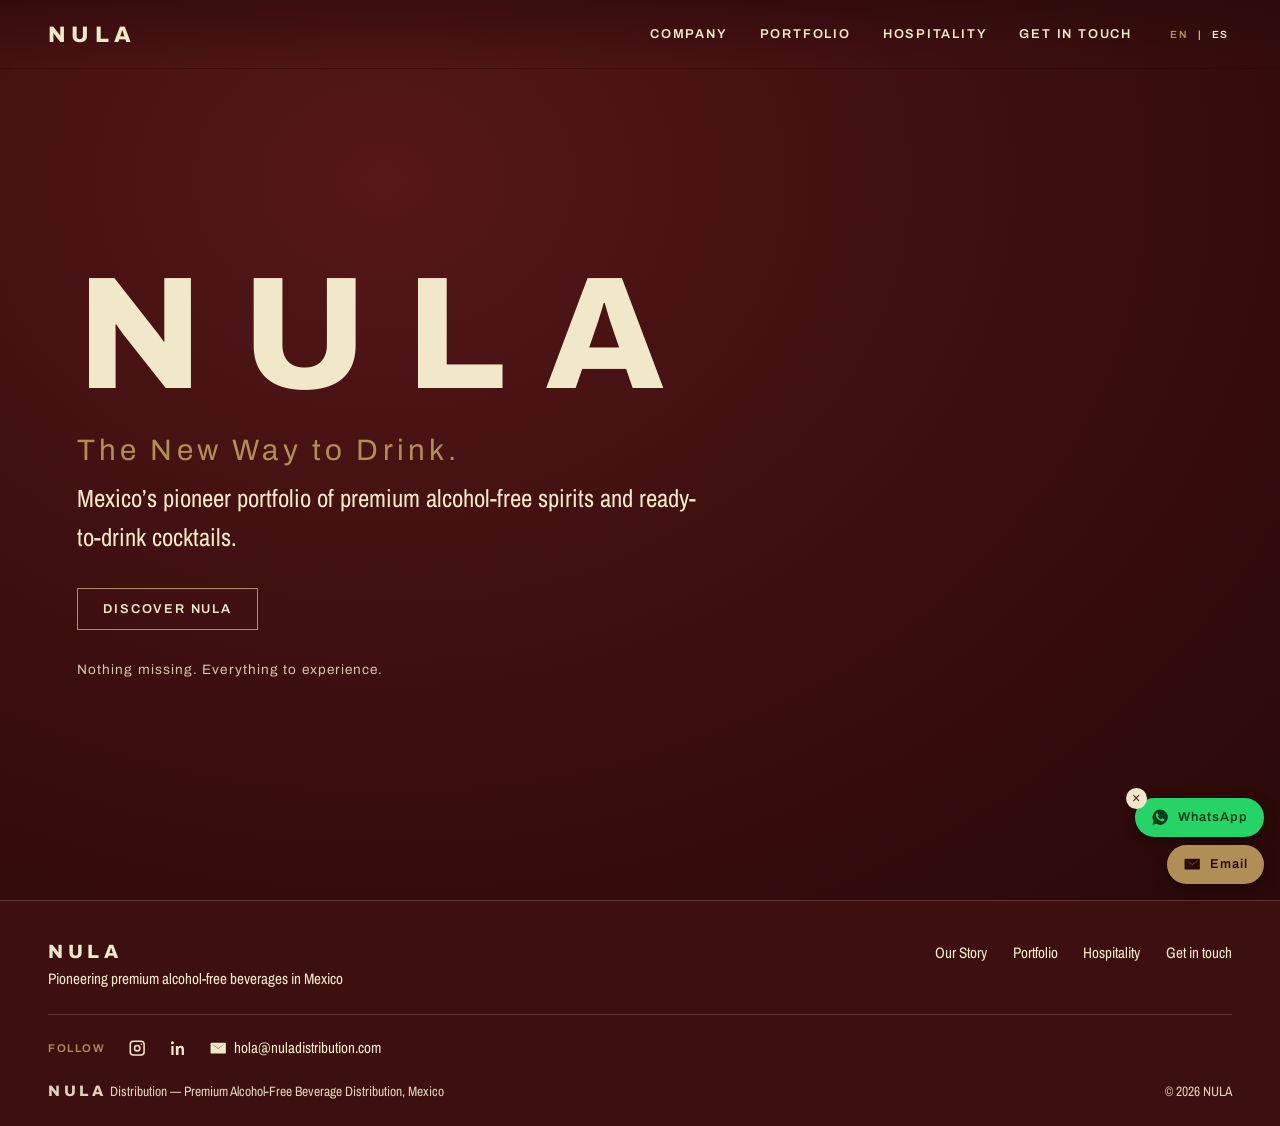
<file: index.html>
<!doctype html>
<html lang="en">
  <head>
    <meta charset="utf-8" />
    <meta
      name="viewport"
      content="width=device-width, initial-scale=1, viewport-fit=cover"
    />
    <link rel="icon" type="image/png" href="media/favicon.png" />
    <link rel="apple-touch-icon" href="media/favicon.png" />
    <title>NULA — The New Way to Drink</title>
    <link rel="preconnect" href="https://fonts.googleapis.com" />
    <link rel="preconnect" href="https://fonts.gstatic.com" crossorigin />
    <link
      href="https://fonts.googleapis.com/css2?family=Archivo:wght@400;600;800&family=Archivo+Narrow:wght@400;600&display=swap"
      rel="stylesheet"
    />
    <link rel="stylesheet" href="style.css" />
  </head>
  <body>
    <svg width="0" height="0" style="position: absolute" aria-hidden="true">
      <symbol id="i-wa" viewBox="0 0 24 24">
        <path
          d="M12 2a10 10 0 0 0-8.6 15.1L2 22l5-1.3A10 10 0 1 0 12 2zm5.2 14.1c-.2.6-1.3 1.2-1.8 1.2-.5.1-1 .2-3.3-.7-2.8-1.1-4.6-4-4.7-4.2-.1-.2-1.1-1.5-1.1-2.8s.7-2 1-2.3c.2-.3.5-.3.7-.3h.5c.2 0 .4 0 .6.5.2.5.8 1.8.8 1.9.1.1.1.3 0 .5-.1.2-.1.3-.3.5l-.4.5c-.1.1-.3.3-.1.6.2.3.7 1.2 1.5 1.9 1 .9 1.9 1.2 2.2 1.3.3.1.4.1.6-.1.2-.2.7-.8.9-1.1.2-.3.4-.2.6-.1l1.9.9c.3.1.5.2.5.3.1.2.1.8-.1 1.4z"
        />
      </symbol>
      <symbol id="i-mail" viewBox="0 0 24 24">
        <path
          d="M3 5h18a1 1 0 0 1 1 1v12a1 1 0 0 1-1 1H3a1 1 0 0 1-1-1V6a1 1 0 0 1 1-1zm9 7.2L4.5 7v.1L12 12.6 19.5 7.1V7L12 12.2z"
        />
      </symbol>
      <symbol id="i-ig" viewBox="0 0 24 24">
        <path
          d="M7 2h10a5 5 0 0 1 5 5v10a5 5 0 0 1-5 5H7a5 5 0 0 1-5-5V7a5 5 0 0 1 5-5zm0 2a3 3 0 0 0-3 3v10a3 3 0 0 0 3 3h10a3 3 0 0 0 3-3V7a3 3 0 0 0-3-3zm5 3.5a4.5 4.5 0 1 1 0 9 4.5 4.5 0 0 1 0-9zm0 2a2.5 2.5 0 1 0 0 5 2.5 2.5 0 0 0 0-5zM17.5 6a1 1 0 1 1 0 2 1 1 0 0 1 0-2z"
        />
      </symbol>
      <symbol id="i-in" viewBox="0 0 24 24">
        <path
          d="M4.5 3a2 2 0 1 1 0 4 2 2 0 0 1 0-4zM3 9h3v12H3zm6 0h3v1.7c.6-1 1.8-2 3.6-2 3.2 0 3.9 2.1 3.9 4.9V21h-3v-6.5c0-1.5 0-3-1.9-3s-2.2 1.4-2.2 2.9V21H9z"
        />
      </symbol>
    </svg>
    <header>
      <a class="logo" href="#">NULA</a>
      <nav id="nav"></nav>
      <div class="lang" aria-label="Language">
        <button id="en">EN</button>|<button id="es">ES</button>
      </div>
      <button class="burger" id="burger" aria-label="Menu">☰</button>
    </header>
    <main id="main"></main>

    <div id="float">
      <div class="row">
        <button class="x" id="hide" aria-label="Hide">×</button>
        <a
          class="fb wa"
          href="https://wa.me/525664733266"
          target="_blank"
          rel="noopener"
          ><svg class="i"><use href="#i-wa" /></svg
          ><span data-k="wa">WhatsApp</span></a
        >
        <a class="fb em" href="mailto:hola@nuladistribution.com"
          ><svg class="i"><use href="#i-mail" /></svg
          ><span data-k="em">Email</span></a
        >
      </div>
      <button class="dot" id="show" aria-label="WhatsApp">
        <svg class="i" style="color: #fff"><use href="#i-wa" /></svg>
      </button>
    </div>

    <footer>
      <div class="f1">
        <div>
          <div class="fl">NULA</div>
          <p data-k="pion">
            Pioneering premium alcohol-free beverages in Mexico
          </p>
        </div>
        <div class="fn" id="fn"></div>
      </div>
      <div class="f2">
        <span class="k" data-k="follow">Follow</span>
        <a
          href="https://www.instagram.com/nuladistribution"
          target="_blank"
          rel="noopener"
          aria-label="Instagram"
          ><svg class="i"><use href="#i-ig" /></svg
        ></a>
        <a
          href="https://www.linkedin.com/company/nula-distribution/"
          target="_blank"
          rel="noopener"
          aria-label="LinkedIn"
          ><svg class="i"><use href="#i-in" /></svg
        ></a>
        <a href="mailto:hola@nuladistribution.com"
          ><svg class="i"><use href="#i-mail" /></svg
          >hola@nuladistribution.com</a
        >
      </div>
      <div class="f3">
        <div>
          <b class="fl" style="font-size: 0.95rem">NULA</b>
          <span data-k="dist"
            >Distribution — Premium Alcohol-Free Beverage Distribution,
            Mexico</span
          >
        </div>
        <div>
          <!-- <a href="#privacy" data-k="privacy">Privacy</a> ·
          <a href="#terms" data-k="terms">Terms</a> 
          ·-->
          © 2026 NULA
        </div>
      </div>
    </footer>

    <script src="script.js" defer></script>
  </body>
</html>
</file>
<file: style.css>
/* NULA — site styles
   Brand: burgundy #511717 · cream #F1E8C9 · gold #B08F57 · Archivo / Archivo Narrow */

:root {
  --cream: #f1e8c9;
  --gold: #b08f57;
  --burgundy: #511717;
  --line: rgba(241, 232, 201, 0.18);
  --display: "Archivo", Arial, sans-serif;
  --body: "Archivo Narrow", "Arial Narrow", Arial, sans-serif;
  box-sizing: border-box;
  padding-top: env(safe-area-inset-top, 0px);
  padding-bottom: env(safe-area-inset-bottom, 0px);
  color-scheme: dark;
}
html {
  scroll-padding-top: env(safe-area-inset-top, 0px);
}
*,
*::before,
*::after {
  box-sizing: inherit;
}
body {
  margin: 0;
  min-height: 100vh;
  background: var(--burgundy);
  color: var(--cream);
  font-family: var(--body);
  font-size: 1.15rem;
  line-height: 1.55;
  display: flex;
  flex-direction: column;
}
a {
  color: var(--gold);
  text-decoration: none;
}

/* ===== Header and navigation ===== */
header {
  display: flex;
  align-items: center;
  justify-content: space-between;
  gap: 1rem;
  padding: 1.1rem clamp(1.2rem, 4vw, 3rem);
  border-bottom: 1px solid var(--line);
  position: relative;
  z-index: 10;
}
body.home header {
  position: absolute;
  left: 0;
  right: 0;
  top: env(safe-area-inset-top, 0px);
  border-color: transparent;
  background: linear-gradient(rgba(40, 8, 8, 0.55), transparent);
}
.logo {
  font: 800 1.4rem var(--display);
  letter-spacing: 0.245em;
  color: var(--cream);
}
nav {
  display: flex;
  align-items: center;
  gap: 2rem;
  margin-left: auto;
}
.item {
  position: relative;
}
.t {
  font: 600 0.8rem var(--display);
  letter-spacing: 0.14em;
  text-transform: uppercase;
  color: var(--cream);
  background: none;
  border: 0;
  padding: 0.6rem 0;
  cursor: pointer;
  position: relative;
  display: inline-block;
  transition: text-shadow 0.25s;
}
.t::after,
.sub a::after {
  content: "";
  position: absolute;
  left: 0;
  bottom: 0.2rem;
  height: 1px;
  width: 100%;
  background: var(--gold);
  transform: scaleX(0);
  transform-origin: left;
  transition: transform 0.3s;
}
.t:hover,
.sub a:hover {
  text-shadow: 0 0 12px rgba(241, 232, 201, 0.7);
}
.t:hover::after,
.sub a:hover::after,
.t.on::after,
.sub a.on::after {
  transform: scaleX(1);
}
.sub {
  display: none;
  position: absolute;
  top: 100%;
  left: -1.5rem;
  width: max-content;
  min-width: 16rem;
  max-width: 90vw;
  white-space: nowrap;
  background: rgba(42, 10, 10, 0.96);
  border: 1px solid var(--line);
  border-top: 2px solid var(--gold);
  box-shadow: 0 18px 40px rgba(0, 0, 0, 0.45);
  padding: 0.8rem 1.5rem 1rem;
  z-index: 5;
}
.item:hover .sub,
.item:focus-within .sub {
  display: block;
  animation: subIn 0.2s ease-out;
}
@keyframes subIn {
  from {
    opacity: 0;
    transform: translateY(-4px);
  }
}
.sub a {
  display: block;
  width: max-content;
  position: relative;
  padding: 0.4rem 0;
  color: var(--cream);
  font-size: 1rem;
  transition: text-shadow 0.25s;
}
.sub a::after {
  bottom: 0.15rem;
}
.lang {
  font: 600 0.65rem var(--display);
  letter-spacing: 0.14em;
  color: var(--cream);
  display: flex;
  gap: 0.4rem;
  align-items: center;
  margin-left: 1.2rem;
}
.lang button {
  background: none;
  border: 0;
  color: inherit;
  font: inherit;
  letter-spacing: inherit;
  cursor: pointer;
  padding: 0.2rem;
}
.lang button.on {
  color: var(--gold);
}
.burger {
  display: none;
  background: none;
  border: 0;
  color: var(--cream);
  font-size: 1.6rem;
  cursor: pointer;
}

/* ===== Page wrapper and simple pages ===== */
main {
  flex: 1;
  display: flex;
  flex-direction: column;
}
.pg {
  padding: clamp(2rem, 6vw, 5rem) clamp(1.2rem, 4vw, 3rem);
  max-width: 68rem;
  width: 100%;
  margin: 0 auto;
}
.pg h1 {
  font: 600 clamp(2rem, 5vw, 3.6rem)/1.05 var(--display);
  margin: 0 0 1.2rem;
}
.pg p {
  max-width: 40rem;
}
.eyebrow {
  font: 600 0.8rem var(--display);
  letter-spacing: 0.141em;
  text-transform: uppercase;
  color: var(--gold);
  margin-bottom: 1rem;
}
.btn {
  display: inline-block;
  border: 1px solid var(--gold);
  padding: 0.8rem 1.6rem;
  font: 600 0.8rem var(--display);
  letter-spacing: 0.14em;
  text-transform: uppercase;
  color: var(--cream);
  transition: 0.25s;
}
.btn:hover {
  background: var(--gold);
  color: var(--burgundy);
}
/* hero */

/* ===== Home hero ===== */
.hero {
  position: relative;
  min-height: 100vh;
  min-height: 100svh;
  display: flex;
  align-items: center;
  overflow: hidden;
  background: radial-gradient(
    ellipse at 30% 20%,
    #7a2424 0%,
    #511717 45%,
    #2a0a0a 100%
  );
}
.hero video {
  position: absolute;
  inset: 0;
  width: 100%;
  height: 100%;
  object-fit: cover;
}
.hero::before {
  content: "";
  position: absolute;
  inset: 0;
  background: rgba(40, 8, 8, 0.45);
  z-index: 1;
}
.hero .in {
  position: relative;
  z-index: 2;
  padding: 6rem clamp(1.2rem, 6vw, 5rem) 4rem;
  max-width: 56rem;
}
.word {
  font: 800 clamp(4rem, 16vw, 10rem)/1 var(--display);
  letter-spacing: 0.245em;
  margin: 0;
  color: var(--cream);
}
.tag {
  font: 400 clamp(1.2rem, 2.9vw, 1.85rem) var(--display);
  letter-spacing: 0.141em;
  color: var(--gold);
  margin: 1.2rem 0 0.8rem;
}
.desc {
  max-width: 40rem;
  margin: 0 0 2rem;
  font-size: clamp(1.25rem, 2.2vw, 1.55rem);
}
.note {
  font: 400 0.85rem var(--display);
  letter-spacing: 0.08em;
  margin: 2rem 0 0;
  opacity: 0.85;
}
/* float */

/* ===== Floating contact ===== */
#float {
  position: fixed;
  right: max(1rem, env(safe-area-inset-right, 0px));
  bottom: calc(1rem + env(safe-area-inset-bottom, 0px));
  z-index: 20;
  display: flex;
  flex-direction: column;
  align-items: flex-end;
  gap: 0.5rem;
}
#float .row {
  display: flex;
  flex-direction: column;
  gap: 0.5rem;
  align-items: flex-end;
  position: relative;
}
#float .fb {
  display: flex;
  align-items: center;
  gap: 0.5rem;
  padding: 0.65rem 1rem;
  border-radius: 2rem;
  font: 600 0.8rem var(--display);
  letter-spacing: 0.08em;
  box-shadow: 0 4px 14px rgba(0, 0, 0, 0.35);
}
.wa {
  background: #25d366;
  color: #073b1a;
}
.em {
  background: var(--gold);
  color: #2a0a0a;
}
.x {
  position: absolute;
  top: -0.6rem;
  left: -0.6rem;
  width: 1.3rem;
  height: 1.3rem;
  border-radius: 50%;
  border: 0;
  background: var(--cream);
  color: var(--burgundy);
  font-size: 0.9rem;
  line-height: 1;
  cursor: pointer;
  padding: 0;
}
.dot {
  display: none;
  width: 3rem;
  height: 3rem;
  border-radius: 50%;
  border: 0;
  background: #25d366;
  cursor: pointer;
  box-shadow: 0 4px 14px rgba(0, 0, 0, 0.35);
  align-items: center;
  justify-content: center;
  padding: 0;
}
#float.min .row {
  display: none;
}
#float.min .dot {
  display: flex;
}
svg.i {
  width: 1.15rem;
  height: 1.15rem;
  fill: currentColor;
  flex: none;
}
/* footer */

/* ===== Footer ===== */
footer {
  border-top: 1px solid var(--line);
  padding: 2.5rem clamp(1.2rem, 4vw, 3rem) 1.5rem;
  font-size: 0.95rem;
  background: #3d1010;
}
.f1 {
  display: flex;
  flex-wrap: wrap;
  justify-content: space-between;
  gap: 1.5rem 3rem;
  padding-bottom: 1.5rem;
  border-bottom: 1px solid var(--line);
}
.fl {
  font: 800 1.2rem var(--display);
  letter-spacing: 0.245em;
  color: var(--cream);
}
.f1 p {
  margin: 0.3rem 0 0;
}
.fn {
  display: flex;
  flex-wrap: wrap;
  gap: 0.5rem 1.6rem;
  align-items: flex-start;
}
.fn a,
.f2 a,
.f3 a {
  color: var(--cream);
}
.fn a:hover,
.f2 a:hover,
.f3 a:hover {
  color: var(--gold);
}
.f2 {
  display: flex;
  flex-wrap: wrap;
  align-items: center;
  gap: 1rem 1.4rem;
  padding: 1.3rem 0;
}
.k {
  font: 600 0.7rem var(--display);
  letter-spacing: 0.14em;
  text-transform: uppercase;
  color: var(--gold);
}
.f2 a {
  display: inline-flex;
  align-items: center;
  gap: 0.4rem;
}
.f3 {
  display: flex;
  flex-wrap: wrap;
  justify-content: space-between;
  gap: 0.8rem 3rem;
  font-size: 0.85rem;
  opacity: 0.9;
}

/* ===== Content pages — shared blocks (sections, hero band, placeholders, big headings) ===== */
.g {
  color: var(--gold);
}
.cen {
  text-align: center;
}
.sec {
  padding: clamp(3rem, 8vw, 6rem) clamp(1.2rem, 4vw, 3rem);
  max-width: 68rem;
  margin: 0 auto;
}
.big {
  font: 600 clamp(2rem, 5vw, 3.8rem)/1.08 var(--display);
  margin: 0 0 1.2rem;
}
.sec p {
  max-width: 40rem;
}
.cen p {
  margin-left: auto;
  margin-right: auto;
}
.two {
  display: grid;
  grid-template-columns: 1fr 1fr;
  gap: 3rem;
  align-items: center;
}
.side-pic {
  width: 100%;
  aspect-ratio: 1;
  object-fit: cover;
  display: block;
  border: 1px solid var(--line);
}
.ph {
  background: linear-gradient(135deg, #6a2020, #3a0d0d);
  border: 1px solid var(--line);
  display: flex;
  align-items: center;
  justify-content: center;
  color: var(--gold);
  font: 600 0.7rem var(--display);
  letter-spacing: 0.14em;
  text-transform: uppercase;
  min-height: 16rem;
  width: 100%;
  height: 100%;
}
img.bio {
  display: block;
  width: 100%;
  max-width: 22rem;
  aspect-ratio: 3 / 4;
  margin: 2rem auto 0.6rem;
  object-fit: cover;
  border: 1px solid var(--line);
}

/* ===== Why NULA — pillar tiles ===== */
.tiles {
  display: grid;
  grid-template-columns: repeat(4, 1fr);
  gap: 0.6rem;
  margin: 2.5rem 0;
}
.tile {
  position: relative;
  aspect-ratio: 4 / 3;
  overflow: hidden;
  display: block;
  width: 100%;
  padding: 0;
  border: 0;
  background: none;
  cursor: pointer;
  font: inherit;
}
.tile.on {
  outline: 2px solid var(--gold);
  outline-offset: 2px;
}
.tile:focus-visible {
  outline: 2px solid var(--gold);
  outline-offset: 2px;
}
.tile .ph {
  min-height: 0;
  transition: transform 0.6s;
}
.tile::after {
  content: "";
  position: absolute;
  inset: 0;
  background: rgba(40, 8, 8, 0.7);
  opacity: 0;
  transition: opacity 0.4s;
}
.tile b {
  position: absolute;
  inset: 0;
  z-index: 2;
  display: flex;
  align-items: center;
  justify-content: center;
  text-align: center;
  font: 800 1rem var(--display);
  letter-spacing: 0.14em;
  text-transform: uppercase;
  color: var(--gold);
  opacity: 0;
  transition: opacity 0.4s;
}
.tile img {
  width: 100%;
  height: 100%;
  object-fit: cover;
  display: block;
  transition: transform 0.6s;
}
.tile:hover .ph,
.tile:hover img {
  transform: scale(1.1);
}
.tile:hover::after,
.tile:hover b,
.tile:focus-visible::after,
.tile:focus-visible b,
.tile.on::after,
.tile.on b {
  opacity: 1;
}
/* Pillar detail view */
.pdet {
  position: relative;
  display: grid;
  grid-template-columns: minmax(0, 2fr) minmax(0, 3fr);
  gap: clamp(1.2rem, 4vw, 2.5rem);
  align-items: center;
  text-align: left;
  margin: -1.2rem 0 2.5rem;
  padding: clamp(1rem, 3vw, 1.6rem);
  border: 1px solid var(--line);
  border-top: 2px solid var(--gold);
  background: rgba(42, 10, 10, 0.6);
  animation: subIn 0.3s ease-out;
}
.pdet[hidden] {
  display: none;
}
.pdet img {
  width: 100%;
  aspect-ratio: 4 / 3;
  object-fit: cover;
  display: block;
}
.pdet h3 {
  font: 800 clamp(1.4rem, 3vw, 2rem) var(--display);
  letter-spacing: 0.14em;
  text-transform: uppercase;
  color: var(--gold);
  margin: 0.4rem 0 0.8rem;
}
.pdet p {
  font-size: clamp(1.05rem, 1.8vw, 1.3rem);
  margin: 0;
}
.pdx {
  position: absolute;
  top: 0.4rem;
  right: 0.6rem;
  background: none;
  border: 0;
  color: var(--cream);
  font-size: 1.6rem;
  line-height: 1;
  cursor: pointer;
  padding: 0.3rem;
}
.nw {
  font: 600 clamp(1.1rem, 2.2vw, 1.45rem)/1.5 var(--display);
}
@media (max-width: 700px) {
  .pdet {
    grid-template-columns: 1fr;
  }
}

/* ===== Full-width color bands (shared across all content pages) ===== */
.bd {
  width: 100%;
}
.bd-hero {
  min-height: min(60vh, 34rem);
  display: flex;
  align-items: center;
  background: radial-gradient(ellipse at 70% 25%, #6e2a22 0%, transparent 55%),
    linear-gradient(180deg, #5a1a1a 0%, #4a1414 55%, #2a0d0d 100%);
}
.bd-hero > .sec,
.bd-hero > .pg {
  width: 100%;
}
.bd-hero h1.big {
  max-width: 20ch;
}
.bd-hero .cen h1.big,
.bd-hero .sec.cen h1.big {
  margin-left: auto;
  margin-right: auto;
}
.bd-red {
  background: #541818;
  border-top: 1px solid rgba(0, 0, 0, 0.2);
}
.bd-dark {
  background: #2b0f0f;
}
.bd-deep {
  background: #3f1212;
}
.bd-warm {
  background: radial-gradient(ellipse at 0% 0%, #823a2c 0%, transparent 60%),
    linear-gradient(180deg, #5a2219, #3a1210);
}
.bd-warm .sec:not(.cen) > * {
  max-width: 34rem;
}
.bd .btn + .btn {
  margin-left: 0.6rem;
}
.two p {
  font-size: 1rem;
}
.mid {
  font: 600 clamp(1.5rem, 3vw, 2.3rem)/1.25 var(--display);
  margin: 0 0 1.4rem;
}
.two .mid {
  margin-top: 1.6rem;
}
.wb p {
  font-size: inherit;
}
.wb .mid {
  margin-top: 0.6rem;
}
.wb-pic {
  width: 100%;
  height: auto;
  display: block;
  border: 1px solid var(--line);
}
.quote {
  font: 500 clamp(1.6rem, 3.6vw, 2.8rem)/1.35 var(--display);
  margin: 1.2rem 0 1rem;
}
.accent {
  font: 500 1.35rem/1.3 var(--display);
  color: var(--gold);
}
.tlink {
  display: inline-block;
  margin-left: 0.4rem;
  font: 600 0.75rem var(--display);
  letter-spacing: 0.14em;
  text-transform: uppercase;
  color: var(--gold);
  border-bottom: 1px solid var(--gold);
  padding-bottom: 0.15rem;
  transition: color 0.25s;
}
.tlink:hover {
  color: var(--cream);
}
.bk2 {
  margin: 2.5rem 0 0;
}
.bk2 .back {
  margin: 0;
}

/* ===== Our Story — gallery ===== */
.gal {
  display: grid;
  grid-template-columns: repeat(3, 1fr);
  gap: 0.8rem;
  margin-top: 2.5rem;
  width: min(72rem, calc(100vw - 2.4rem));
  position: relative;
  left: 50%;
  transform: translateX(-50%);
}
.gal .ph {
  aspect-ratio: 3/4;
  min-height: 0;
}
.gal img {
  aspect-ratio: 3/2;
  width: 100%;
  object-fit: cover;
  display: block;
  border: 1px solid var(--line);
}

.story p {
  margin: 0 0 1.4rem;
  max-width: 38rem;
  margin-left: auto;
  margin-right: auto;
}

/* ===== Manifesto — scroll fade-in and draining glass ===== */
.fi {
  opacity: 0;
  transform: translateY(24px);
  transition:
    opacity 0.9s ease-out,
    transform 0.9s ease-out;
}
.fi.in {
  opacity: 1;
  transform: none;
}
.fi.peak {
  transition-duration: 1.3s;
}
.creed {
  display: grid;
  grid-template-columns: minmax(5rem, 16rem) minmax(0, 40rem);
  gap: clamp(1.5rem, 7vw, 6rem);
  padding: 2rem 0 30vh;
}
.creed p {
  font: 600 clamp(1.15rem, 2.2vw, 1.75rem)/1.6 var(--display);
  margin: 0 0 2.2rem;
}
.creed .peak {
  font-size: clamp(2rem, 5vw, 3.4rem);
  line-height: 1.15;
  margin: 3rem 0;
}
.gl {
  order: -1;
  position: sticky;
  top: 18vh;
  align-self: start;
  text-align: center;
}
.gl svg {
  width: 100%;
  max-width: 6.5rem;
  display: block;
  margin: 0 auto;
}
.gl small {
  display: block;
  font: 600 0.75rem var(--display);
  letter-spacing: 0.24em;
  text-transform: uppercase;
  color: var(--gold);
  margin-top: 1.6rem;
}
@media (max-width: 700px) {
  .creed {
    grid-template-columns: 4rem 1fr;
  }
  .gl svg {
    max-width: 3.2rem;
  }
  .gl small {
    font-size: 0.55rem;
    letter-spacing: 0.12em;
  }
}

/* ===== Mundo Sobrio — stats and cards ===== */
.stats {
  display: grid;
  grid-template-columns: repeat(auto-fit, minmax(15rem, 1fr));
  gap: 2rem;
  margin: 2.5rem 0;
}
.stats b {
  display: block;
  font: 800 clamp(3rem, 7vw, 4.5rem)/1 var(--display);
  color: var(--gold);
}
.cds {
  display: grid;
  grid-template-columns: repeat(3, minmax(0, 1fr));
  gap: 1rem;
  margin-top: 1.5rem;
}
.cd {
  position: relative;
  display: block;
  aspect-ratio: 4/5;
  overflow: hidden;
  color: var(--cream);
  border: 1px solid var(--line);
}
.cd .ph {
  position: absolute;
  inset: 0;
  min-height: 0;
}
.cd > img {
  position: absolute;
  inset: 0;
  width: 100%;
  height: 100%;
  object-fit: cover;
  transition: transform 0.6s;
}
.cd:hover > img {
  transform: scale(1.06);
}
.cd .pn {
  position: absolute;
  left: 0;
  right: 0;
  bottom: 0;
  padding: 1.2rem;
  background: linear-gradient(transparent, rgba(30, 6, 6, 0.95) 40%);
}
.cd .pn em {
  font: 600 0.7rem var(--display);
  letter-spacing: 0.14em;
  text-transform: uppercase;
  color: var(--gold);
  font-style: normal;
}
.cd .pn h3 {
  font: 800 1.3rem/1.15 var(--display);
  margin: 0.3rem 0 0;
}
.cd .mo {
  max-height: 0;
  overflow: hidden;
  transition: max-height 0.45s;
  font-size: 1rem;
}
.cd:hover .mo,
.cd:focus-visible .mo {
  max-height: 16rem;
}
.cd .mo p {
  margin: 0.7rem 0 0.4rem;
}
.cd .mo span {
  color: var(--gold);
}
/* Market stat: sits in the card grid beside the last card, spanning the rest of the row */
.mk {
  grid-column: span 2;
  display: flex;
  flex-direction: column;
  justify-content: center;
  padding: clamp(1.5rem, 4vw, 3rem);
  border: 1px solid var(--line);
  background: rgba(241, 232, 201, 0.04);
  color: var(--cream);
  transition:
    border-color 0.3s,
    background 0.3s;
}
.mk:hover,
.mk:focus-visible {
  border-color: var(--gold);
  background: rgba(241, 232, 201, 0.08);
}
.mk p {
  margin: 1rem 0 0;
  max-width: 32rem;
}
.mk span {
  color: var(--gold);
  margin-top: 1rem;
}
.oneline {
  font-size: clamp(1.1rem, 2.1vw, 1.4rem);
}
@media (min-width: 800px) {
  .sec .oneline {
    max-width: none;
    white-space: nowrap;
  }
}
@media (max-width: 900px) {
  .cds {
    grid-template-columns: repeat(2, minmax(0, 1fr));
  }
}
@media (max-width: 560px) {
  .cds {
    grid-template-columns: 1fr;
  }
  .mk {
    grid-column: auto;
  }
}
.mk b {
  display: block;
  font: 800 clamp(2.4rem, 7vw, 4.5rem)/1 var(--display);
  color: var(--gold);
}
.src {
  font-size: 0.85rem;
  opacity: 0.8;
  text-align: center;
  padding: 2rem 1rem;
}

/* ===== Brands — filter chips and product grid ===== */
.strip {
  font: 600 0.8rem/1.8 var(--display);
  letter-spacing: 0.14em;
  text-transform: uppercase;
  color: var(--gold);
  max-width: none !important;
  margin: 1rem 0 1.5rem;
}
.chips {
  display: flex;
  flex-wrap: wrap;
  gap: 0.6rem;
  margin-top: 3rem;
}
.chip {
  font: 600 0.75rem var(--display);
  letter-spacing: 0.12em;
  text-transform: uppercase;
  border: 1px solid var(--line);
  color: var(--cream);
  background: none;
  border-radius: 2rem;
  padding: 0.55rem 1.1rem;
  cursor: pointer;
  transition: 0.25s;
}
.chip:hover {
  border-color: var(--gold);
}
.chip.on {
  background: var(--gold);
  color: #2a0a0a;
  border-color: var(--gold);
}
.cnt {
  font: 600 0.8rem var(--display);
  letter-spacing: 0.12em;
  text-transform: uppercase;
  opacity: 0.85;
  margin: 1.2rem 0 0;
}
.pgrid {
  display: grid;
  grid-template-columns: repeat(4, 1fr);
  gap: 1rem;
  margin-top: 1.2rem;
  padding-top: 0.5rem;
}
.pc {
  position: relative;
  aspect-ratio: 3/4;
  overflow: hidden;
  border: 1px solid var(--c);
  background: linear-gradient(
    160deg,
    color-mix(in srgb, var(--c) 35%, #511717),
    #2a0a0a
  );
  transition:
    transform 0.3s,
    box-shadow 0.3s;
  outline: 0;
}
.pc:hover,
.pc:focus {
  transform: translateY(-6px) scale(1.04);
  z-index: 3;
  box-shadow: 0 14px 30px rgba(0, 0, 0, 0.5);
}
.pc.dash {
  border-style: dashed;
  background: rgba(241, 232, 201, 0.04);
}
.pi {
  position: absolute;
  inset: 0 0 26% 0;
}
.pi img {
  width: 100%;
  height: 100%;
  object-fit: contain;
  padding: 0.8rem;
}
.pi .ph {
  min-height: 0;
  background: none;
  border: 0;
}
.ct {
  position: absolute;
  top: 0.7rem;
  right: 0.7rem;
  z-index: 2;
  background: var(--c);
  color: #1c0505;
  font: 800 0.6rem var(--display);
  letter-spacing: 0.12em;
  text-transform: uppercase;
  padding: 0.25rem 0.5rem;
}
.pt {
  position: absolute;
  left: 0;
  right: 0;
  bottom: 0;
  padding: 1rem;
  background: linear-gradient(transparent, rgba(30, 6, 6, 0.9) 40%);
}
.pt small,
.pd small {
  display: block;
  font: 600 0.65rem var(--display);
  letter-spacing: 0.14em;
  text-transform: uppercase;
  color: var(--c);
}
.pt b,
.pd b {
  display: block;
  font: 800 1.1rem/1.15 var(--display);
}
.pd {
  position: absolute;
  left: 0;
  right: 0;
  bottom: 0;
  padding: 1rem;
  background: #2a0a0a;
  border-top: 2px solid var(--c);
  transform: translateY(101%);
  transition: transform 0.35s;
  font-size: 1rem;
  line-height: 1.4;
}
.pc:hover .pd,
.pc:focus .pd {
  transform: none;
}
.pd p {
  margin: 0.5rem 0;
}
.pd em {
  font: 600 0.65rem var(--display);
  letter-spacing: 0.1em;
  text-transform: uppercase;
  color: var(--c);
  font-style: normal;
}
.band .btn {
  display: inline-flex;
  align-items: center;
  gap: 0.5rem;
  margin-right: 0.6rem;
}
.btn.solid {
  background: var(--gold);
  color: #2a0a0a;
}
.btn.solid:hover {
  background: var(--cream);
}

/* ===== Hospitality — hub and segment pages ===== */
.cols3 {
  display: grid;
  grid-template-columns: repeat(auto-fit, minmax(15rem, 1fr));
  gap: 2rem;
  margin-top: 2rem;
}
.col {
  border-top: 2px solid var(--gold);
  padding-top: 1rem;
}
.col b {
  display: block;
  font: 800 1.1rem var(--display);
  margin-bottom: 0.4rem;
}
.col p {
  margin: 0;
}
.nm {
  font: 800 0.8rem var(--display);
  letter-spacing: 0.14em;
  color: var(--gold);
  display: block;
  margin-bottom: 0.6rem;
}
.hcs {
  display: grid;
  grid-template-columns: repeat(auto-fit, minmax(16rem, 1fr));
  gap: 1rem;
  margin-top: 2rem;
}
.hc {
  display: block;
  border: 1px solid var(--line);
  padding: 1.5rem;
  color: var(--cream);
  min-height: 13rem;
  transition: 0.25s;
}
.hc:hover {
  border-color: var(--gold);
  background: rgba(241, 232, 201, 0.05);
  transform: translateY(-4px);
}
.hc h3 {
  font: 800 1.3rem/1.15 var(--display);
  margin: 0 0 0.6rem;
}
.hc p {
  margin: 0;
}
.hc.cta {
  background: var(--gold);
  color: #2a0a0a;
}
.hc.cta .nm {
  color: #2a0a0a;
}
.hc.cta h3 {
  font-size: 1.1rem;
}
.back {
  display: inline-block;
  font: 600 0.75rem var(--display);
  letter-spacing: 0.14em;
  text-transform: uppercase;
  color: var(--gold);
  margin-bottom: 1.5rem;
}
.back:hover {
  text-decoration: underline;
}
.ucs {
  display: grid;
  grid-template-columns: repeat(auto-fit, minmax(14rem, 1fr));
  gap: 1rem;
  margin: 2rem 0 3rem;
}
.uc {
  border: 1px solid var(--line);
  padding: 1.3rem;
}
.uc b {
  display: block;
  font: 800 1.05rem/1.2 var(--display);
  margin-bottom: 0.5rem;
}
.uc p {
  margin: 0;
  font-size: 1.05rem;
}

/* ===== Bring NULA — form and direct contact ===== */
.pills {
  display: flex;
  flex-wrap: wrap;
  gap: 0.6rem;
  margin-top: 1.5rem;
}
.pills span {
  border: 1px solid var(--gold);
  border-radius: 2rem;
  padding: 0.5rem 1.1rem;
  font: 600 0.75rem var(--display);
  letter-spacing: 0.12em;
  text-transform: uppercase;
}
.cgrid {
  display: grid;
  grid-template-columns: 3fr 2fr;
  gap: 3rem;
  align-items: start;
}
.fg {
  display: grid;
  grid-template-columns: 1fr 1fr;
  gap: 1.1rem;
  margin-top: 1.2rem;
}
.fg .full {
  grid-column: 1/-1;
}
.fg label {
  display: block;
  font: 600 0.7rem var(--display);
  letter-spacing: 0.12em;
  text-transform: uppercase;
  color: var(--gold);
  margin-bottom: 0.35rem;
}
.fg input,
.fg select,
.fg textarea {
  width: 100%;
  background: rgba(241, 232, 201, 0.06);
  border: 1px solid var(--line);
  color: var(--cream);
  font: 1rem var(--body);
  padding: 0.75rem 0.9rem;
  border-radius: 0;
}
.fg input:focus,
.fg select:focus,
.fg textarea:focus {
  outline: 0;
  border-color: var(--gold);
}
.fg textarea {
  min-height: 8rem;
  resize: vertical;
}
.fg option {
  background: #511717;
}
button.btn {
  background: none;
  cursor: pointer;
}
button.btn.solid {
  background: var(--gold);
}
button.btn.solid:hover {
  background: var(--cream);
}
.hp {
  position: absolute;
  left: -9999px;
}
.fnote {
  font-size: 0.95rem;
  opacity: 0.85;
  margin: 0.8rem 0 0;
}
.dc {
  display: flex;
  align-items: center;
  gap: 1rem;
  border: 1px solid var(--line);
  padding: 1.1rem;
  margin-top: 1rem;
  color: var(--cream);
  transition: 0.25s;
}
.dc:hover {
  border-color: var(--gold);
  background: rgba(241, 232, 201, 0.05);
}
.dc i {
  flex: none;
  width: 2.8rem;
  height: 2.8rem;
  border-radius: 50%;
  display: flex;
  align-items: center;
  justify-content: center;
}
.dc i svg {
  width: 1.4rem;
  height: 1.4rem;
}
.dc small {
  display: block;
  font: 600 0.7rem var(--display);
  letter-spacing: 0.12em;
  text-transform: uppercase;
  color: var(--gold);
}
.dc b {
  font: 800 1.05rem var(--display);
}

/* ===== Responsive ===== */
@media (prefers-reduced-motion: reduce) {
  .fi {
    opacity: 1;
    transform: none;
    transition: none;
  }
}
@media (hover: none) {
  .cd .mo {
    max-height: 16rem;
  }
  .tile b {
    opacity: 1;
  }
  .tile::after {
    opacity: 0.5;
  }
  .pc {
    aspect-ratio: auto;
    display: flex;
    flex-direction: column;
  }
  .pi {
    position: static;
    height: 11rem;
  }
  .pt,
  .pd {
    position: static;
    transform: none;
    background: none;
  }
  .pd {
    border: 0;
    padding-top: 0;
  }
  .pd small,
  .pd b {
    display: none;
  }
}
@media (max-width: 1000px) {
  .pgrid {
    grid-template-columns: repeat(3, 1fr);
  }
}
@media (max-width: 700px) {
  .two {
    grid-template-columns: 1fr;
  }
  .tiles {
    grid-template-columns: repeat(2, 1fr);
  }
  .gal {
    gap: 0.4rem;
  }
  .pgrid {
    grid-template-columns: repeat(2, 1fr);
    gap: 0.6rem;
  }
}
@media (max-width: 800px) {
  .cgrid,
  .fg {
    grid-template-columns: 1fr;
  }
}
@media (max-width: 900px) {
  .burger {
    display: block;
  }
  nav {
    display: none;
    position: absolute;
    top: 100%;
    left: 0;
    right: 0;
    background: var(--burgundy);
    flex-direction: column;
    align-items: flex-start;
    gap: 0.5rem;
    padding: 1rem clamp(1.2rem, 4vw, 3rem);
    border-bottom: 1px solid var(--line);
    max-height: 80vh;
    overflow: auto;
    margin: 0;
  }
  nav.open {
    display: flex;
  }
  .sub {
    display: block;
    position: static;
    background: none;
    box-shadow: none;
    animation: none;
    border: 0;
    padding: 0 0 0.5rem 0.8rem;
    min-width: 0;
  }
  .lang {
    margin-left: auto;
  }
}
</file>
